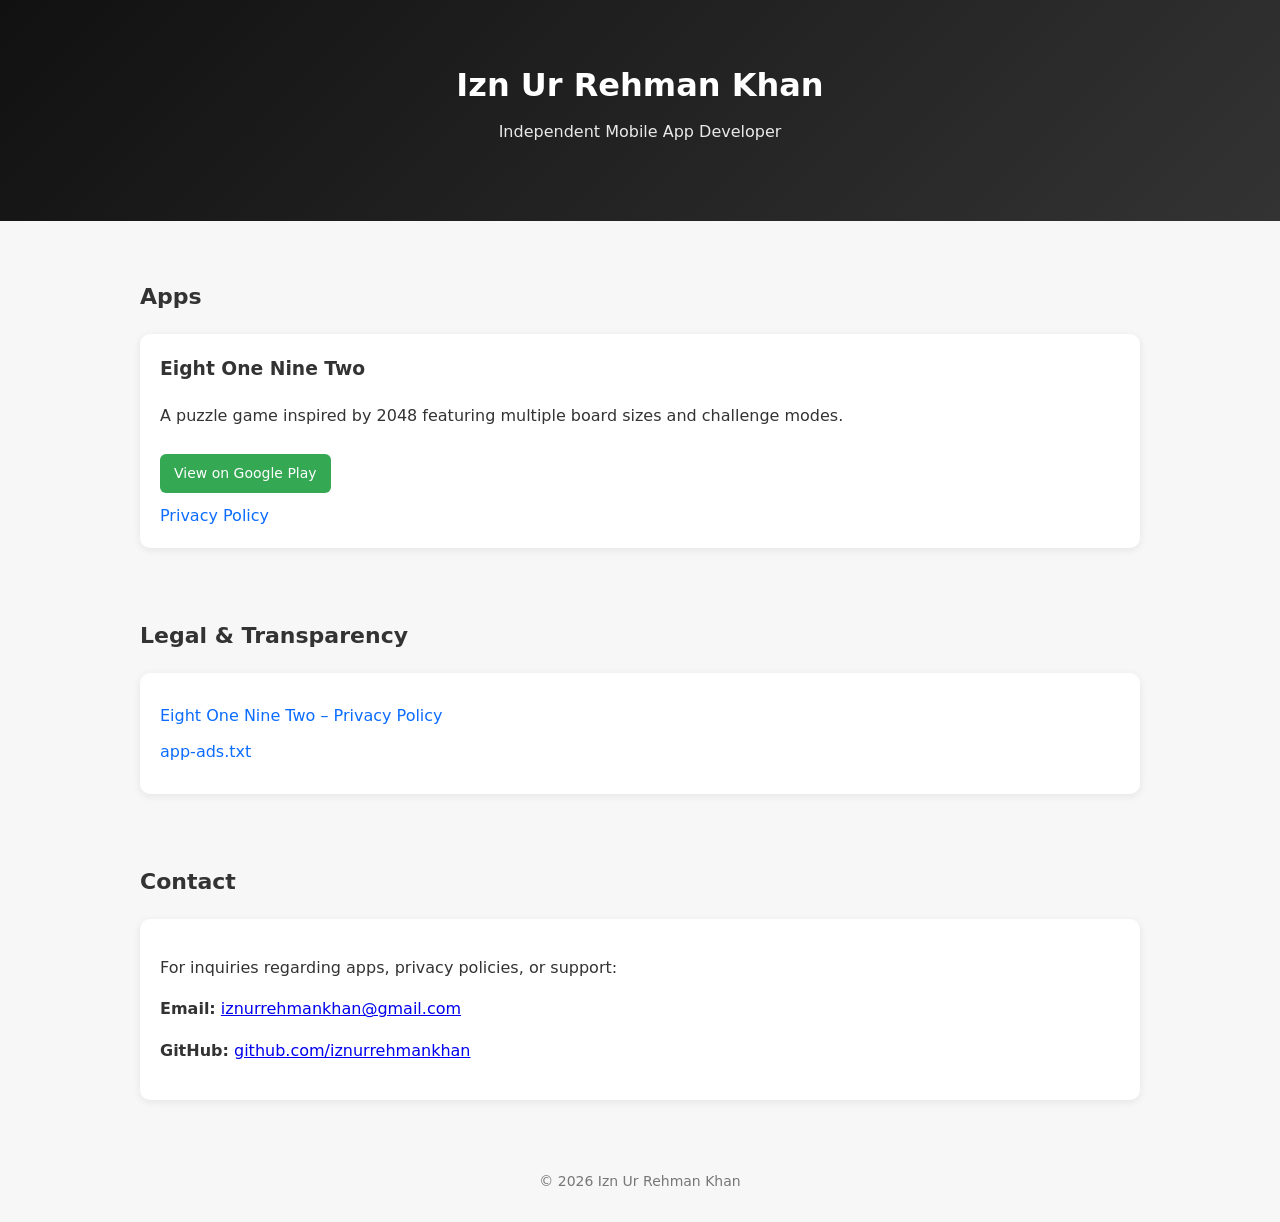
<file: index.html>
<!doctype html>
<html lang="en">

<head>

    <meta charset="UTF-8">
    <meta name="viewport" content="width=device-width,initial-scale=1">

    <title>Izn Ur Rehman Khan – Mobile Apps</title>

    <meta name="description" content="Mobile apps developed by Izn Ur Rehman Khan">

    <link rel="stylesheet" href="css/styles.css">

</head>

<body>

<header>

    <h1>Izn Ur Rehman Khan</h1>
    <p>Independent Mobile App Developer</p>

</header>

<main>

    <h2 class="section-title">Apps</h2>

    <div class="apps">

        <div class="card">

            <h3>Eight One Nine Two</h3>

            <p>
                A puzzle game inspired by 2048 featuring multiple board sizes and challenge modes.
            </p>

            <a class="button"
               href="https://play.google.com/store/apps/details?id=com.iznurrehmankhan.eightoneninetwo"
               target="_blank"
               rel="noopener noreferrer">

                View on Google Play

            </a>

            <a class="link"
               href="privacy/eightoneninetwo.html">

                Privacy Policy

            </a>

        </div>

    </div>

    <br><br>

    <h2 class="section-title">Legal & Transparency</h2>

    <div class="list">

        <a href="privacy/eightoneninetwo.html">
            Eight One Nine Two – Privacy Policy
        </a>

        <a href="app-ads.txt">
            app-ads.txt
        </a>

    </div>

    <br><br>

    <h2 id="contact" class="section-title">Contact</h2>

    <div class="list">

        <p>
            For inquiries regarding apps, privacy policies, or support:
        </p>

        <p>
            <strong>Email:</strong>
            <a href="mailto:iznurrehmankhan@gmail.com">
                iznurrehmankhan@gmail.com
            </a>
        </p>

        <p>
            <strong>GitHub:</strong>
            <a href="https://github.com/iznurrehmankhan" target="_blank" rel="noopener noreferrer">
                github.com/iznurrehmankhan
            </a>
        </p>

    </div>

</main>

<footer>

    © 2026 Izn Ur Rehman Khan

</footer>

</body>

</html>
</file>
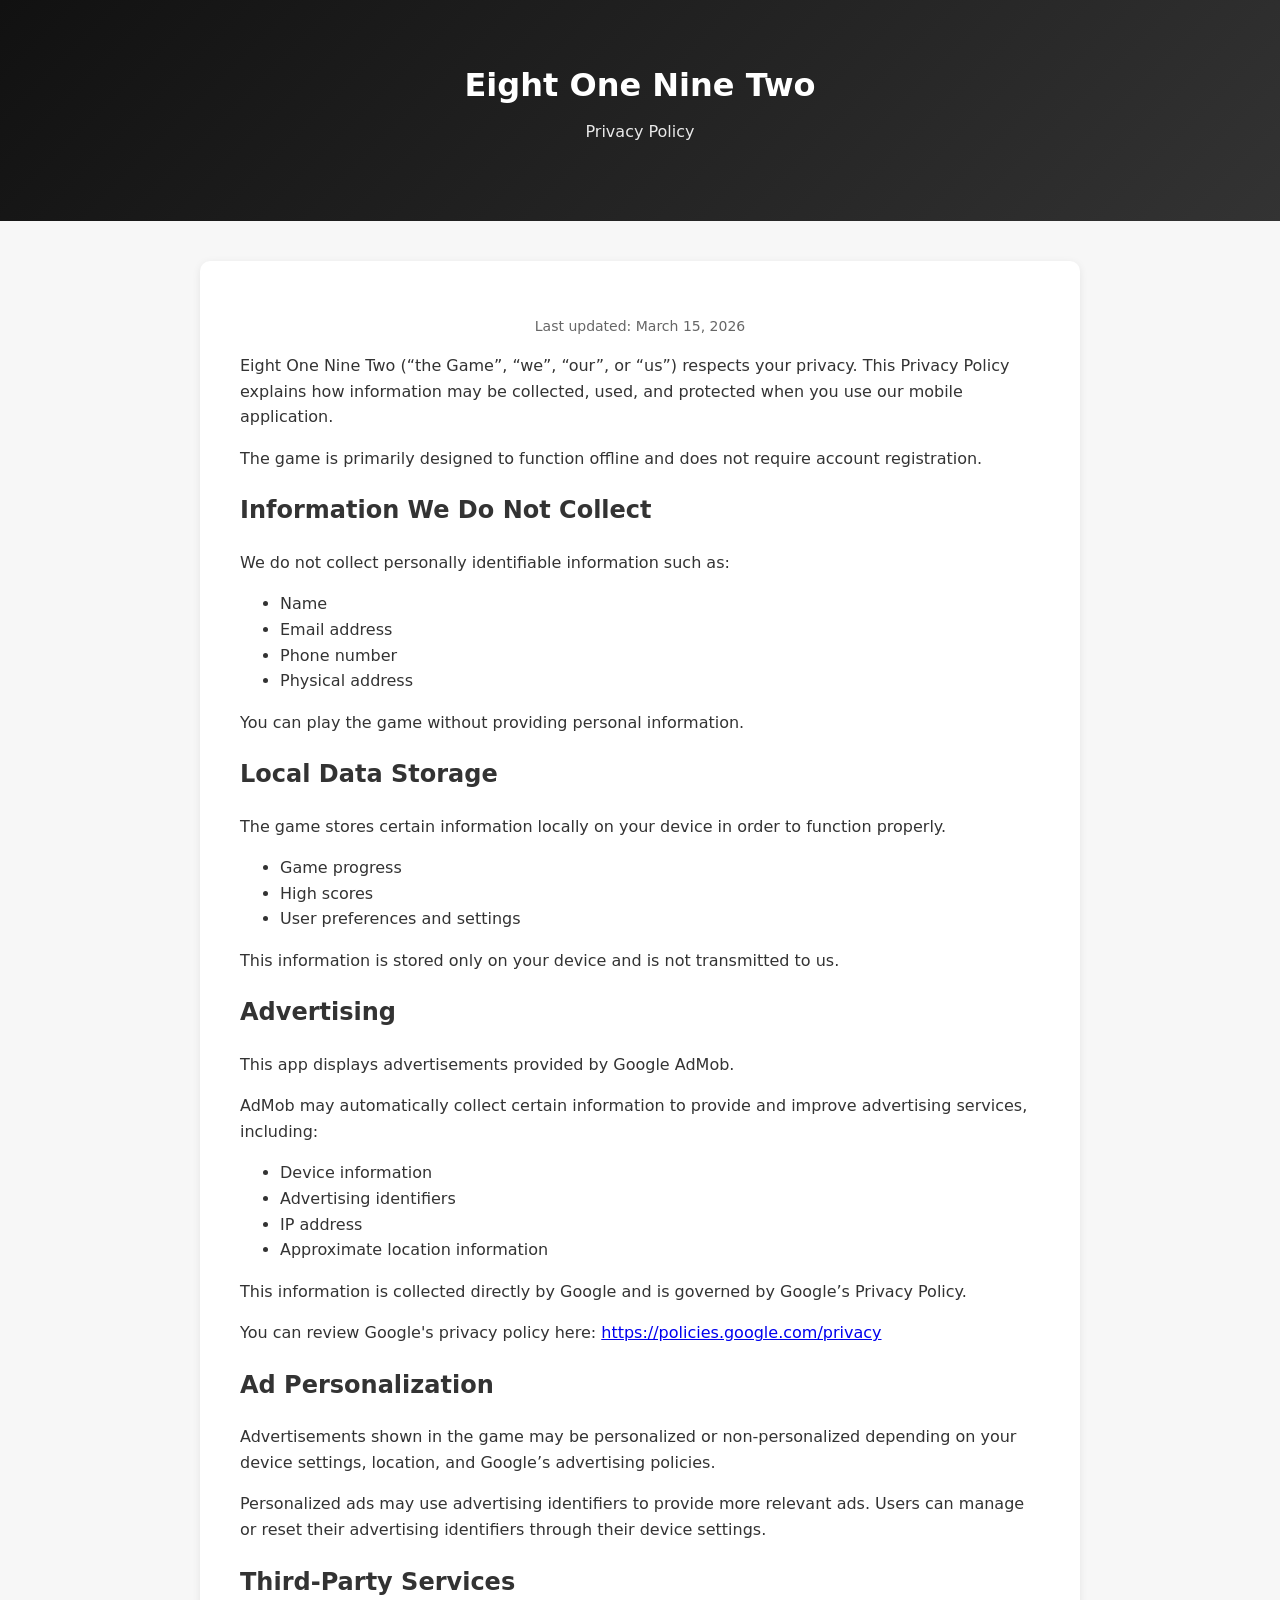
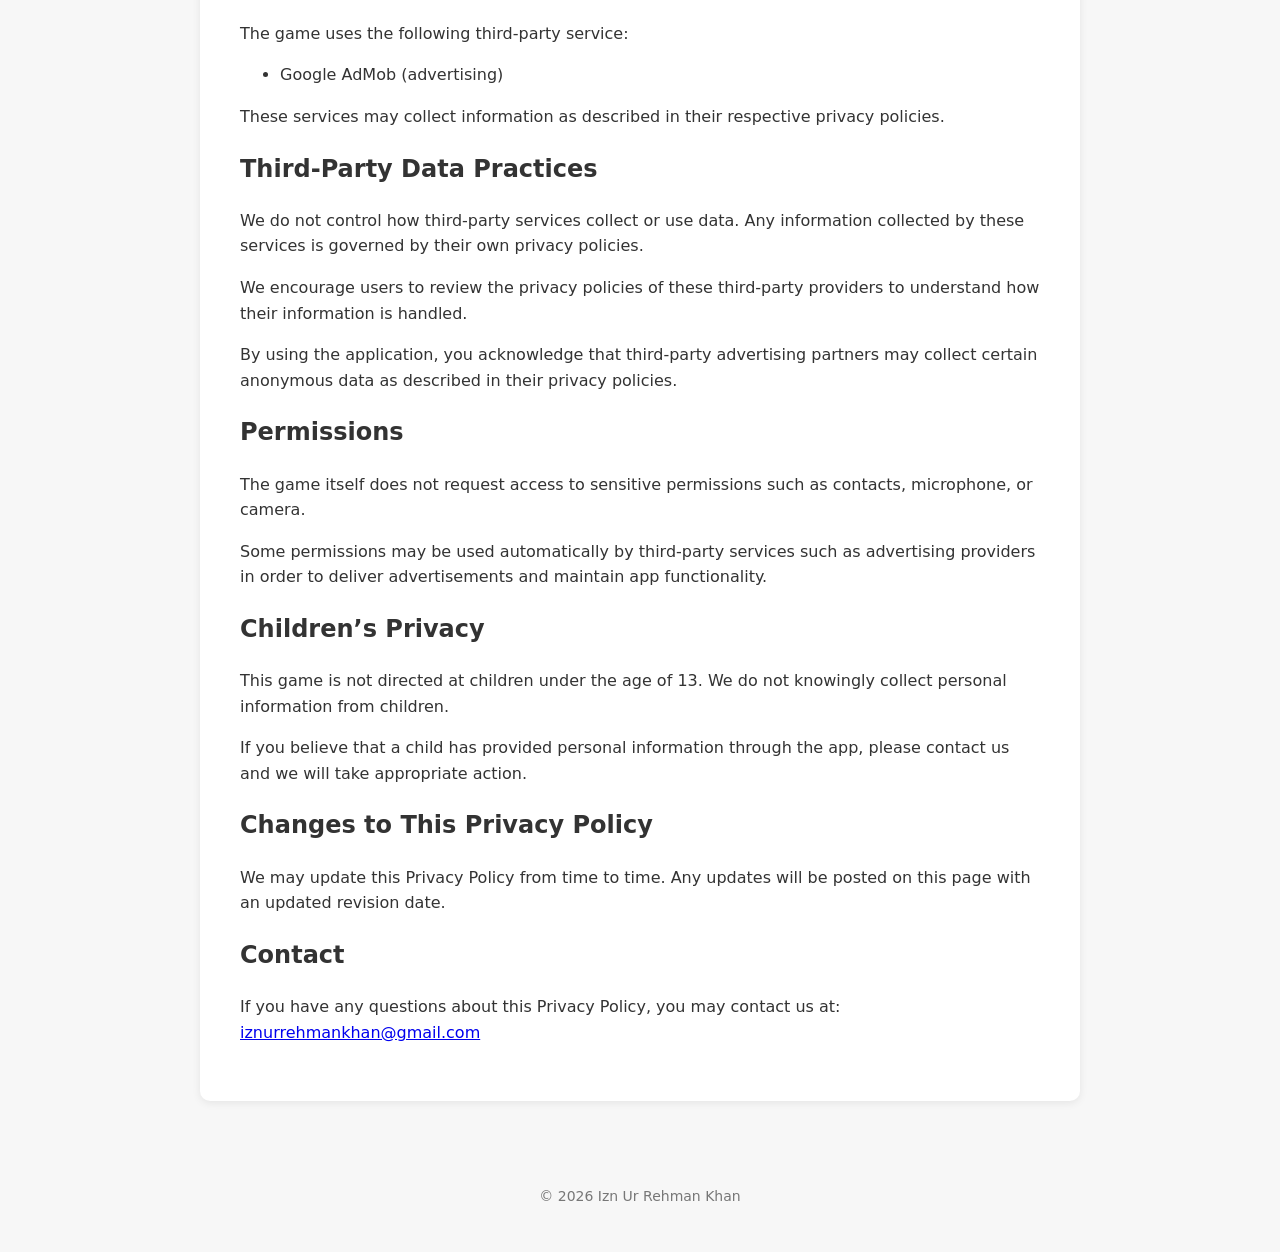
<file: privacy/eightoneninetwo.html>
<!DOCTYPE html>
<html lang="en">

<head>

    <meta charset="UTF-8">
    <meta name="viewport" content="width=device-width, initial-scale=1">

    <title>Eight One Nine Two – Privacy Policy</title>

    <meta name="description"
          content="Privacy Policy for the mobile game Eight One Nine Two. Learn how data is handled and how advertisements are served.">

    <link rel="stylesheet" href="../css/styles.css">

</head>

<body>

<header>
    <h1>Eight One Nine Two</h1>
    <p>Privacy Policy</p>
</header>

<main>

    <div class="container">

        <p class="last-updated">
            Last updated: March 15, 2026
        </p>

        <p>
            Eight One Nine Two (“the Game”, “we”, “our”, or “us”) respects your privacy.
            This Privacy Policy explains how information may be collected, used, and
            protected when you use our mobile application.
        </p>

        <p>
            The game is primarily designed to function offline and does not require
            account registration.
        </p>

        <h2>Information We Do Not Collect</h2>

        <p>
            We do not collect personally identifiable information such as:
        </p>

        <ul>
            <li>Name</li>
            <li>Email address</li>
            <li>Phone number</li>
            <li>Physical address</li>
        </ul>

        <p>
            You can play the game without providing personal information.
        </p>

        <h2>Local Data Storage</h2>

        <p>
            The game stores certain information locally on your device in order
            to function properly.
        </p>

        <ul>
            <li>Game progress</li>
            <li>High scores</li>
            <li>User preferences and settings</li>
        </ul>

        <p>
            This information is stored only on your device and is not transmitted
            to us.
        </p>

        <h2>Advertising</h2>

        <p>
            This app displays advertisements provided by Google AdMob.
        </p>

        <p>
            AdMob may automatically collect certain information to provide and
            improve advertising services, including:
        </p>

        <ul>
            <li>Device information</li>
            <li>Advertising identifiers</li>
            <li>IP address</li>
            <li>Approximate location information</li>
        </ul>

        <p>
            This information is collected directly by Google and is governed by
            Google’s Privacy Policy.
        </p>

        <p>
            You can review Google's privacy policy here:
            <a href="https://policies.google.com/privacy" target="_blank" rel="noopener">
                https://policies.google.com/privacy
            </a>
        </p>

        <h2>Ad Personalization</h2>

        <p>
            Advertisements shown in the game may be personalized or non-personalized
            depending on your device settings, location, and Google’s advertising policies.
        </p>

        <p>
            Personalized ads may use advertising identifiers to provide more relevant ads.
            Users can manage or reset their advertising identifiers through their device
            settings.
        </p>

        <h2>Third-Party Services</h2>

        <p>
            The game uses the following third-party service:
        </p>

        <ul>
            <li>Google AdMob (advertising)</li>
        </ul>

        <p>
            These services may collect information as described in their respective
            privacy policies.
        </p>

        <h2>Third-Party Data Practices</h2>

        <p>
            We do not control how third-party services collect or use data.
            Any information collected by these services is governed by their
            own privacy policies.
        </p>

        <p>
            We encourage users to review the privacy policies of these
            third-party providers to understand how their information
            is handled.
        </p>

        <p>
            By using the application, you acknowledge that third-party
            advertising partners may collect certain anonymous data
            as described in their privacy policies.
        </p>

        <h2>Permissions</h2>

        <p>
            The game itself does not request access to sensitive permissions such
            as contacts, microphone, or camera.
        </p>

        <p>
            Some permissions may be used automatically by third-party services such
            as advertising providers in order to deliver advertisements and
            maintain app functionality.
        </p>

        <h2>Children’s Privacy</h2>

        <p>
            This game is not directed at children under the age of 13.
            We do not knowingly collect personal information from children.
        </p>

        <p>
            If you believe that a child has provided personal information through
            the app, please contact us and we will take appropriate action.
        </p>

        <h2>Changes to This Privacy Policy</h2>

        <p>
            We may update this Privacy Policy from time to time.
            Any updates will be posted on this page with an updated revision date.
        </p>

        <h2>Contact</h2>

        <p>
            If you have any questions about this Privacy Policy, you may contact us at:
            <a href="mailto:iznurrehmankhan@gmail.com">
                iznurrehmankhan@gmail.com
            </a>

        </p>

    </div>

</main>

<footer>
    <p>© 2026 Izn Ur Rehman Khan</p>
</footer>

</body>

</html>
</file>
<file: css/styles.css>
body{
  font-family: system-ui,-apple-system,Segoe UI,Roboto,Ubuntu,Cantarell,sans-serif;
  margin:0;
  background:#f7f7f7;
  color:#333;
  line-height:1.6;
}

header{
  background:linear-gradient(135deg,#111,#333);
  color:white;
  padding:60px 20px;
  text-align:center;
}

header h1{
  margin:0;
  font-size:32px;
}

header p{
  margin-top:8px;
  opacity:.9;
}

main{
  max-width:1000px;
  margin:auto;
  padding:40px 20px;
}

.section-title{
  font-size:22px;
  margin-bottom:20px;
}

.apps{
  display:grid;
  grid-template-columns:repeat(auto-fit,minmax(260px,1fr));
  gap:20px;
}

.card{
  background:white;
  padding:20px;
  border-radius:10px;
  box-shadow:0 2px 8px rgba(0,0,0,.08);
  transition:transform .15s ease, box-shadow .15s ease;
}

.card:hover{
  transform:translateY(-4px);
  box-shadow:0 6px 16px rgba(0,0,0,.12);
}

.card h3{
  margin-top:0;
}

.button{
  display:inline-block;
  background:#34a853;
  color:white;
  padding:8px 14px;
  border-radius:6px;
  font-size:14px;
  text-decoration:none;
  margin-top:10px;
}

.button:hover{
  background:#2d9449;
}

.link{
  display:block;
  margin-top:10px;
  color:#0b6cff;
  text-decoration:none;
}

.link:hover{
  text-decoration:underline;
}

.list{
  background:white;
  padding:20px;
  border-radius:10px;
  box-shadow:0 2px 8px rgba(0,0,0,.08);
}

.list>a{
  display:block;
  margin:10px 0;
  color:#0b6cff;
  text-decoration:none;
}

.container{
  max-width:800px;
  margin:auto;
  background:white;
  padding:40px;
  border-radius:10px;
  box-shadow:0 2px 8px rgba(0,0,0,.08);
}

.last-updated{
  text-align:center;
  font-size:14px;
  color:#666;
}

footer{
  text-align:center;
  padding:30px;
  font-size:14px;
  color:#777;
}
</file>
